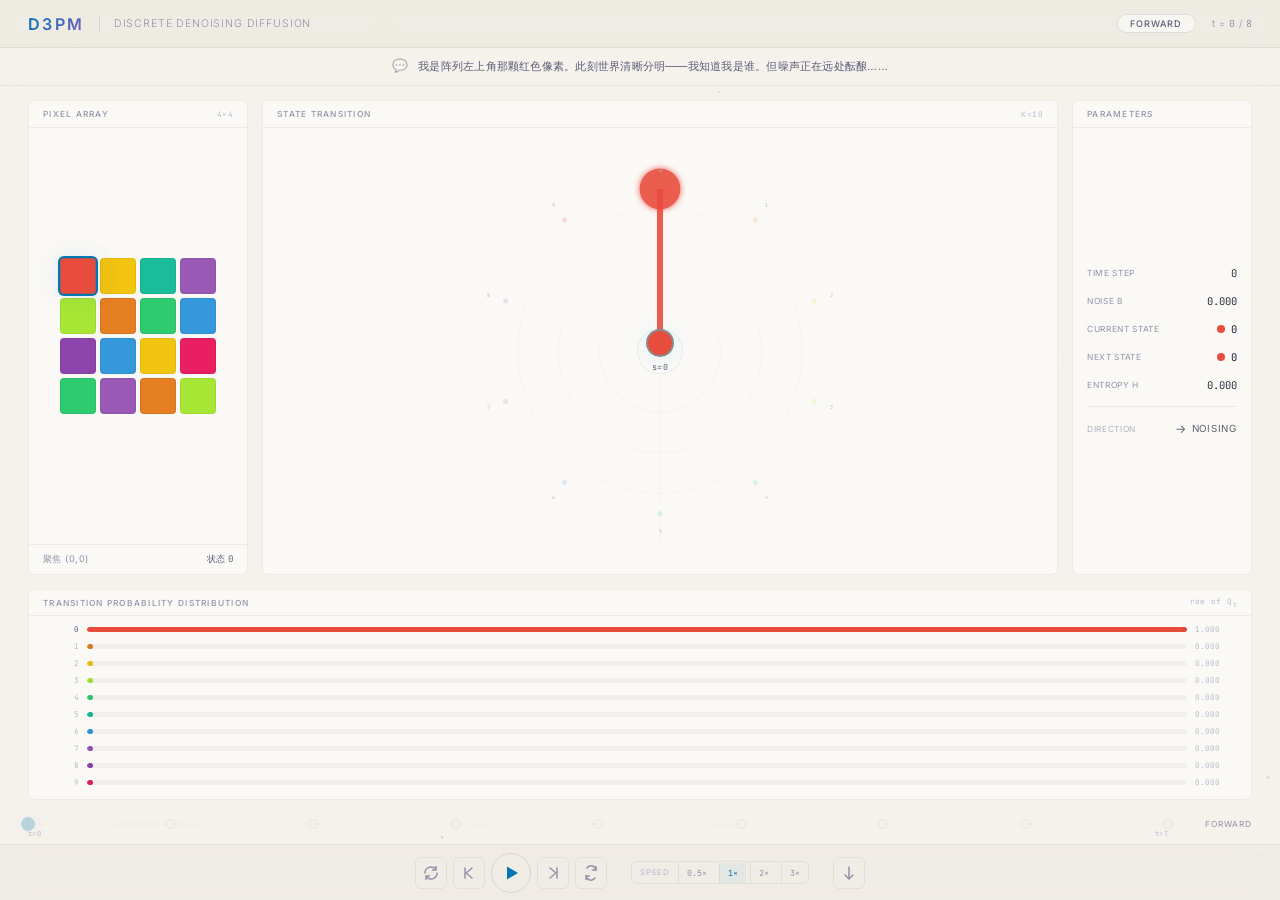
<file: web_visualization/d3pm_animation/index.html>
<!DOCTYPE html>
<html lang="zh-CN">
<head>
  <meta charset="UTF-8">
  <meta name="viewport" content="width=device-width, initial-scale=1.0">
  <title>D3PM - Discrete Diffusion Visualization</title>
  <link rel="preconnect" href="https://fonts.googleapis.com">
  <link rel="preconnect" href="https://fonts.gstatic.com" crossorigin>
  <link href="https://fonts.googleapis.com/css2?family=Inter:wght@200;300;400;500;600&family=JetBrains+Mono:wght@300;400;500&display=swap" rel="stylesheet">
  <link rel="stylesheet" href="css/style.css">
</head>
<body>
  <div id="app" data-phase="intro">
    <!-- Ambient background canvas -->
    <canvas id="bg-canvas"></canvas>

    <!-- Top bar -->
    <header id="top-bar">
      <div class="brand-group">
        <span class="brand-mark">D3PM</span>
        <span class="brand-divider"></span>
        <span class="brand-sub">Discrete Denoising Diffusion</span>
      </div>
      <div class="status-group">
        <span class="phase-badge" id="phase-badge">FORWARD</span>
        <span class="step-label" id="step-label">t = <span class="mono" id="t-display">0</span> / <span class="mono" id="t-total">8</span></span>
      </div>
    </header>

    <!-- Narrative bar -->
    <div id="narrative-bar">
      <div class="narrative-icon">💬</div>
      <div class="narrative-text" id="narrative-text">
        我是阵列左上角那颗红色像素。此刻世界清晰分明——我知道我是谁。但噪声正在远处酝酿……
      </div>
    </div>

    <!-- Main canvas area -->
    <main id="main-area">
      <!-- Left: Pixel Grid -->
      <section id="pixel-section" class="section-panel">
        <div class="section-header">
          <span class="section-title">PIXEL ARRAY</span>
          <span class="section-badge" id="grid-badge">4×4</span>
        </div>
        <div id="pixel-grid-container">
          <div id="pixel-grid"></div>
        </div>
        <div id="pixel-info">
          <span class="pixel-coord" id="pixel-coord">聚焦 (0,0)</span>
          <span class="pixel-state" id="pixel-state-label">状态 <span class="mono" id="pixel-state-id">0</span></span>
        </div>
      </section>

      <!-- Center: State Radiation -->
      <section id="state-section" class="section-panel">
        <div class="section-header">
          <span class="section-title">STATE TRANSITION</span>
          <span class="section-badge" id="transition-badge">K=10</span>
        </div>
        <div id="state-graph-container">
          <svg id="state-graph" viewBox="-220 -220 440 440"></svg>
          <div id="center-state-indicator">
            <div class="center-state-dot" id="center-state-dot"></div>
            <span class="center-state-label" id="center-state-label">s=0</span>
          </div>
        </div>
      </section>

      <!-- Right: Info Panel -->
      <section id="info-section" class="section-panel">
        <div class="section-header">
          <span class="section-title">PARAMETERS</span>
        </div>
        <div id="info-content">
          <div class="info-row">
            <span class="info-key">Time Step</span>
            <span class="info-val mono" id="info-t">0</span>
          </div>
          <div class="info-row">
            <span class="info-key">Noise β</span>
            <span class="info-val mono" id="info-beta">0.010</span>
          </div>
          <div class="info-row">
            <span class="info-key">Current State</span>
            <span class="info-val" id="info-state">
              <span class="state-dot-sm" id="info-state-dot"></span>
              <span class="mono" id="info-state-id">0</span>
            </span>
          </div>
          <div class="info-row">
            <span class="info-key">Next State</span>
            <span class="info-val" id="info-next-state">—</span>
          </div>
          <div class="info-row">
            <span class="info-key">Entropy H</span>
            <span class="info-val mono" id="info-entropy">0.000</span>
          </div>
          <div class="info-divider"></div>
          <div class="info-row info-row-small">
            <span class="info-key">Direction</span>
            <span class="info-val" id="info-direction">
              <span class="direction-arrow" id="direction-arrow">→</span>
              <span id="direction-label">Noising</span>
            </span>
          </div>
        </div>
      </section>
    </main>

    <!-- Probability Spectrometer -->
    <section id="spectrometer-section">
      <div class="section-header spectrometer-header">
        <span class="section-title">TRANSITION PROBABILITY DISTRIBUTION</span>
        <span class="section-badge" id="spectrometer-badge">row of Q<sub>t</sub></span>
      </div>
      <div id="spectrometer"></div>
    </section>

    <!-- Timeline -->
    <section id="timeline-section">
      <div id="timeline">
        <div class="timeline-track" id="timeline-track"></div>
        <div class="timeline-label">
          <span>t=0</span>
          <span>t=T</span>
        </div>
      </div>
      <div class="timeline-info">
        <span class="timeline-phase" id="timeline-phase">FORWARD</span>
      </div>
    </section>

    <!-- Controls -->
    <footer id="controls-bar">
      <div class="controls-group">
        <button class="ctrl-btn" id="btn-reset" title="Reset">
          <svg width="16" height="16" viewBox="0 0 16 16" fill="none"><path d="M2 8a6 6 0 0 1 10.47-4M14 8a6 6 0 0 1-10.47 4" stroke="currentColor" stroke-width="1.5" stroke-linecap="round"/><path d="M13 1.5V5H9.5M3 14.5V11h3.5" stroke="currentColor" stroke-width="1.5" stroke-linecap="round" stroke-linejoin="round"/></svg>
        </button>
        <button class="ctrl-btn" id="btn-skip-back" title="Skip to start">
          <svg width="16" height="16" viewBox="0 0 16 16" fill="none"><path d="M11 3L5 8l6 5" stroke="currentColor" stroke-width="1.5" stroke-linecap="round" stroke-linejoin="round"/><path d="M4 3v10" stroke="currentColor" stroke-width="1.5" stroke-linecap="round"/></svg>
        </button>
        <button class="ctrl-btn ctrl-btn-main" id="btn-play" title="Play">
          <svg width="20" height="20" viewBox="0 0 20 20" fill="none"><path d="M6 3.5v13l11-6.5L6 3.5z" fill="currentColor"/></svg>
        </button>
        <button class="ctrl-btn" id="btn-skip-fwd" title="Skip to end">
          <svg width="16" height="16" viewBox="0 0 16 16" fill="none"><path d="M5 3l6 5-6 5" stroke="currentColor" stroke-width="1.5" stroke-linecap="round" stroke-linejoin="round"/><path d="M12 3v10" stroke="currentColor" stroke-width="1.5" stroke-linecap="round"/></svg>
        </button>
        <button class="ctrl-btn" id="btn-loop" title="Toggle loop">
          <svg width="16" height="16" viewBox="0 0 16 16" fill="none"><path d="M13 5a5 5 0 0 0-9-2M3 11a5 5 0 0 0 9 2" stroke="currentColor" stroke-width="1.5" stroke-linecap="round"/><path d="M13 1.5V5h-3.5M3 14.5V11h3.5" stroke="currentColor" stroke-width="1.5" stroke-linecap="round" stroke-linejoin="round"/></svg>
        </button>
      </div>
      <div class="controls-group speed-group">
        <label class="speed-label">SPEED</label>
        <div class="speed-options" id="speed-options">
          <button class="speed-btn" data-speed="0.5">0.5×</button>
          <button class="speed-btn active" data-speed="1">1×</button>
          <button class="speed-btn" data-speed="2">2×</button>
          <button class="speed-btn" data-speed="3">3×</button>
        </div>
      </div>
      <div class="controls-group">
        <button class="ctrl-btn ctrl-btn-mode" id="btn-toggle-mode" title="Toggle direction">
          <svg width="16" height="16" viewBox="0 0 16 16" fill="none"><path d="M8 2v12M8 14l4-4M8 14l-4-4" stroke="currentColor" stroke-width="1.5" stroke-linecap="round" stroke-linejoin="round"/></svg>
        </button>
      </div>
    </footer>

    <!-- Scene transition overlay -->
    <div id="scene-overlay"></div>
  </div>

  <script src="js/data.js"></script>
  <script src="js/pixel-grid.js"></script>
  <script src="js/state-graph.js"></script>
  <script src="js/spectrometer.js"></script>
  <script src="js/timeline.js"></script>
  <script src="js/app.js"></script>
</body>
</html>
</file>
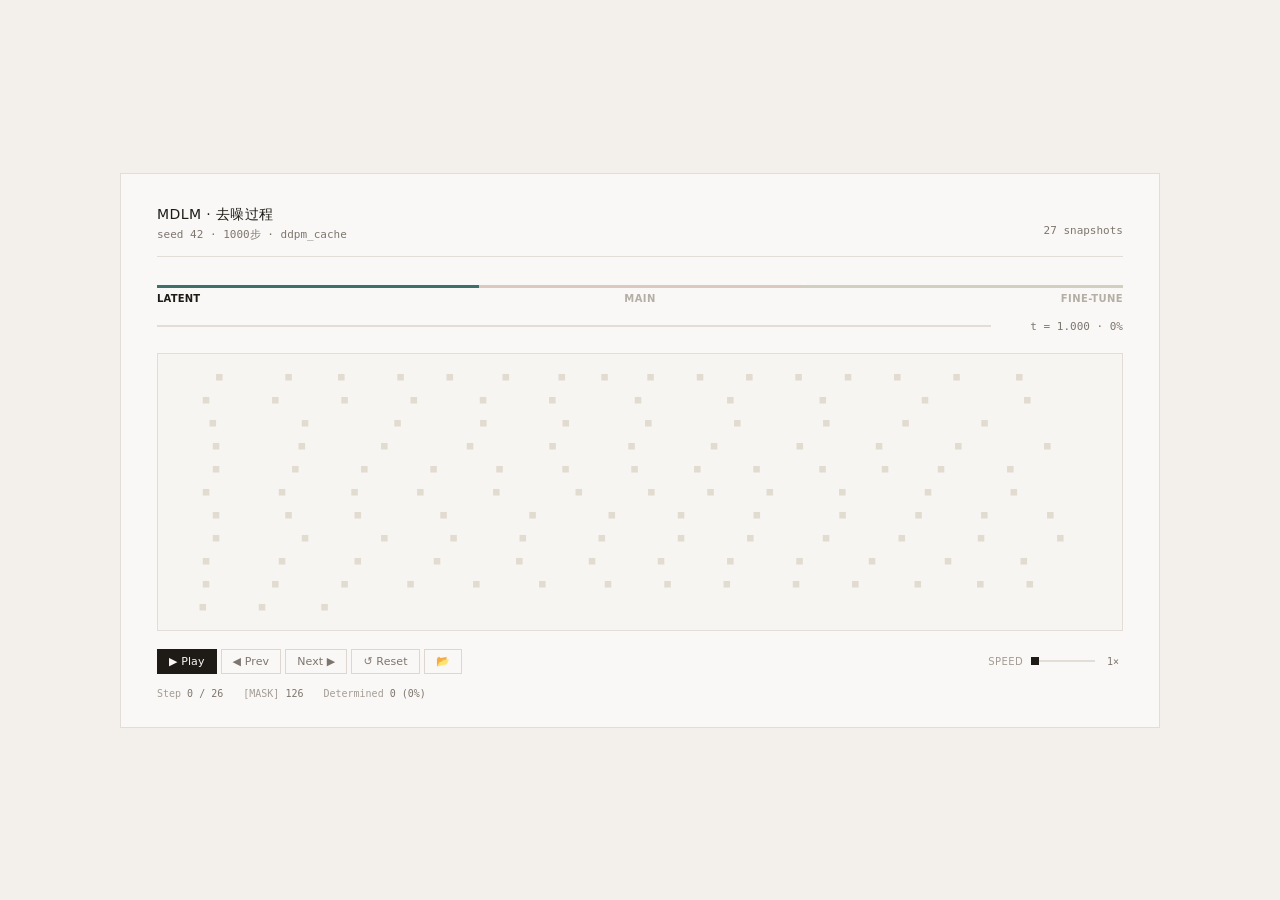
<file: web_visualization/denoising_animation.html>
<!DOCTYPE html>
<html lang="zh-CN">
<head>
<meta charset="UTF-8">
<meta name="viewport" content="width=device-width, initial-scale=1.0">
<title>MDLM · 去噪过程</title>
<style>
  *, *::before, *::after { box-sizing: border-box; margin: 0; padding: 0; }

  body {
    background: #f3f0ec;
    font-family: 'Inter', 'SF Pro', system-ui, -apple-system, sans-serif;
    min-height: 100vh;
    display: flex;
    justify-content: center;
    align-items: center;
    padding: 24px;
    color: #1e1b17;
  }

  .container {
    background: #faf8f6;
    max-width: 1040px;
    width: 100%;
    padding: 32px 36px 28px;
    border: 1px solid #e2ddd6;
  }

  /* ── Header ── */

  .header {
    display: flex;
    justify-content: space-between;
    align-items: flex-end;
    margin-bottom: 28px;
    padding-bottom: 14px;
    border-bottom: 1px solid #e2ddd6;
  }

  .header h1 {
    font-size: 14px;
    font-weight: 500;
    letter-spacing: 0.03em;
    color: #1e1b17;
    text-transform: uppercase;
  }

  .header-meta {
    text-align: right;
    font-size: 11px;
    color: #7d766e;
    font-family: 'JetBrains Mono', 'SF Mono', 'Consolas', monospace;
    line-height: 1.6;
  }

  .subtitle {
    font-size: 11px;
    color: #7d766e;
    margin-top: 3px;
    font-family: 'JetBrains Mono', 'SF Mono', 'Consolas', monospace;
  }

  /* ── Phase Timeline ── */

  .timeline {
    margin-bottom: 16px;
  }

  .phase-track {
    display: flex;
    height: 3px;
    background: #e2ddd6;
    margin-bottom: 5px;
  }

  .phase-segment {
    flex: 1;
    height: 100%;
    opacity: 0.15;
    transition: opacity 0.35s;
  }

  .phase-segment.s0 { background: #3d7068; }
  .phase-segment.s1 { background: #b64f35; }
  .phase-segment.s2 { background: #7a8045; }
  .phase-segment.active { opacity: 1; }

  .phase-labels {
    display: flex;
  }

  .phase-label {
    flex: 1;
    font-size: 10px;
    font-weight: 600;
    letter-spacing: 0.04em;
    text-transform: uppercase;
    color: #b5aea4;
    transition: color 0.3s;
  }

  .phase-label:nth-child(1) { text-align: left; }
  .phase-label:nth-child(2) { text-align: center; }
  .phase-label:nth-child(3) { text-align: right; }
  .phase-label.active { color: #1e1b17; font-weight: 700; letter-spacing: 0.02em; }

  /* ── Progress ── */

  .progress-row {
    display: flex;
    align-items: center;
    gap: 12px;
    margin-bottom: 20px;
  }

  .progress-track {
    flex: 1;
    height: 2px;
    background: #e2ddd6;
    cursor: pointer;
    position: relative;
  }

  .progress-fill {
    height: 100%;
    width: 0%;
    background: #1e1b17;
    transition: width 0.1s;
  }

  .time-label {
    font-size: 11px;
    font-family: 'JetBrains Mono', 'SF Mono', 'Consolas', monospace;
    color: #7d766e;
    min-width: 120px;
    text-align: right;
    white-space: nowrap;
  }

  /* ── Token Grid ── */

  @keyframes fadeReveal {
    0% { opacity: 0; }
    100% { opacity: 1; }
  }

  @keyframes gridSettle {
    0% { border-color: #b64f35; box-shadow: inset 0 0 0 1px rgba(182,79,53,0.08); }
    40% { border-color: #b64f35; box-shadow: inset 0 0 0 1px rgba(182,79,53,0.15); }
    100% { border-color: #d4cdc3; box-shadow: none; }
  }

  .token-grid {
    display: flex;
    flex-wrap: wrap;
    gap: 1px;
    padding: 12px 14px;
    background: #f7f5f2;
    border: 1px solid #e2ddd6;
    min-height: 44px;
    align-content: flex-start;
    margin-bottom: 18px;
  }

  .token-grid.settled {
    position: relative;
    gap: 0 4px;
    padding: 16px 20px;
    animation: gridSettle 0.7s ease-out;
    border-color: #d4cdc3;
  }

  .token-grid.settled .token.revealed {
    animation: none;
    opacity: 0 !important;
    transition: opacity 0.3s ease;
  }

  .token-grid .settle-text {
    position: absolute;
    top: 16px;
    left: 20px;
    right: 20px;
    font-family: 'JetBrains Mono', 'SF Mono', 'Consolas', monospace;
    font-size: 11px;
    line-height: 1.6;
    color: #1e1b17;
    opacity: 0;
    transition: opacity 0.45s ease;
    pointer-events: none;
    word-wrap: break-word;
  }

  .token-grid .settle-text.visible {
    opacity: 1;
  }

  .token {
    display: inline-flex;
    align-items: center;
    justify-content: center;
    flex: none;
    height: 22px;
    padding: 0 3px;
    font-size: 11px;
    font-family: 'JetBrains Mono', 'SF Mono', 'Consolas', monospace;
    color: #1e1b17;
  }

  .token.mask {
    color: #e2dbd0;
  }

  .token.revealed {
    color: #1e1b17;
    animation: fadeReveal 0.32s ease-out;
  }

  /* ── Controls ── */

  .controls-bar {
    display: flex;
    align-items: center;
    gap: 4px;
    margin-bottom: 14px;
  }

  .controls-bar button {
    background: transparent;
    border: 1px solid #ddd7cf;
    padding: 6px 11px;
    font-size: 11px;
    cursor: pointer;
    transition: background 0.15s, border-color 0.15s, color 0.15s;
    color: #7d766e;
    font-family: inherit;
    letter-spacing: 0.01em;
    line-height: 1;
  }

  .controls-bar button:hover {
    color: #1e1b17;
    border-color: #1e1b17;
    background: transparent;
  }

  .controls-bar button:active {
    opacity: 0.6;
  }

  .controls-bar button.primary {
    background: #1e1b17;
    border-color: #1e1b17;
    color: #faf8f6;
    font-weight: 500;
  }

  .controls-bar button.primary:hover {
    background: #3a3530;
    border-color: #3a3530;
    color: #faf8f6;
  }

  .controls-bar button.primary.playing {
    background: transparent;
    border-color: #b64f35;
    color: #b64f35;
  }

  .controls-bar button.primary.playing:hover {
    background: rgba(182, 79, 53, 0.06);
  }

  .speed-group {
    display: flex;
    align-items: center;
    gap: 8px;
    margin-left: auto;
  }

  .speed-group label {
    font-size: 10px;
    color: #a39c94;
    text-transform: uppercase;
    letter-spacing: 0.04em;
    font-weight: 500;
  }

  .speed-group input[type="range"] {
    width: 64px;
    height: 2px;
    -webkit-appearance: none;
    appearance: none;
    background: #e2ddd6;
    outline: none;
  }

  .speed-group input[type="range"]::-webkit-slider-thumb {
    -webkit-appearance: none;
    appearance: none;
    width: 8px;
    height: 8px;
    background: #1e1b17;
    cursor: pointer;
    border: none;
  }

  .speed-group input[type="range"]::-moz-range-thumb {
    width: 8px;
    height: 8px;
    background: #1e1b17;
    cursor: pointer;
    border: none;
  }

  .speed-value {
    font-size: 10px;
    font-family: 'JetBrains Mono', 'SF Mono', 'Consolas', monospace;
    color: #7d766e;
    min-width: 20px;
    text-align: center;
  }

  /* ── Stats ── */

  .stats {
    display: flex;
    gap: 20px;
  }

  .stat-item {
    font-size: 10px;
    color: #a39c94;
    font-family: 'JetBrains Mono', 'SF Mono', 'Consolas', monospace;
  }

  .stat-item em {
    font-style: normal;
    color: #7d766e;
  }
</style>
</head>
<body>
<div class="container">
  <header class="header">
    <div>
      <h1>MDLM · 去噪过程</h1>
      <div class="subtitle" id="subtitle">seed 42 · 1000步 · ddpm_cache</div>
    </div>
      <div class="header-meta">
        <span id="snapshotCount">27 snapshots</span>
        <span id="currentFile" style="display:block;font-size:10px;color:#b5aea4;margin-top:2px;"></span>
      </div>
  </header>

  <div class="timeline">
    <div class="phase-track">
      <div class="phase-segment s0" id="phaseSeg0"></div>
      <div class="phase-segment s1" id="phaseSeg1"></div>
      <div class="phase-segment s2" id="phaseSeg2"></div>
    </div>
    <div class="phase-labels">
      <div class="phase-label" id="phaseLabel0">Latent</div>
      <div class="phase-label" id="phaseLabel1">Main</div>
      <div class="phase-label" id="phaseLabel2">Fine-tune</div>
    </div>
  </div>

  <div class="progress-row">
    <div class="progress-track" id="progressTrack">
      <div class="progress-fill" id="progressFill"></div>
    </div>
    <div class="time-label" id="timeLabel">t = 1.000 &nbsp;·&nbsp; 0%</div>
  </div>

  <div class="token-grid" id="tokenGrid"></div>

  <div class="controls-bar">
    <button id="btnPlay" class="primary">▶ Play</button>
    <button id="btnPrev">◀ Prev</button>
    <button id="btnNext">Next ▶</button>
    <button id="btnReset">↺ Reset</button>
    <button id="btnLoadFile" title="加载快照文件">📂</button>
    <input type="file" id="fileInput" accept=".txt" hidden>
    <div class="speed-group">
      <label>Speed</label>
      <input type="range" id="speedSlider" min="1" max="10" value="1">
      <span class="speed-value" id="speedLabel">1×</span>
    </div>
  </div>

  <div class="stats">
    <span class="stat-item">Step <em id="statStep">0 / 13</em></span>
    <span class="stat-item">[MASK] <em id="statMask">--</em></span>
    <span class="stat-item">Determined <em id="statRevealed">--</em></span>
  </div>
</div>

<script>
const SNAPSHOT_DATA = [{"t": 1.0, "pct": 0.0, "tokens": [null, null, null, null, null, null, null, null, null, null, null, null, null, null, null, null, null, null, null, null, null, null, null, null, null, null, null, null, null, null, null, null, null, null, null, null, null, null, null, null, null, null, null, null, null, null, null, null, null, null, null, null, null, null, null, null, null, null, null, null, null, null, null, null, null, null, null, null, null, null, null, null, null, null, null, null, null, null, null, null, null, null, null, null, null, null, null, null, null, null, null, null, null, null, null, null, null, null, null, null, null, null, null, null, null, null, null, null, null, null, null, null, null, null, null, null, null, null, null, null, null, null, null, null, null, null, null, null, null, null, null, null, null, null, null, null, null, null, null, null, null, null, null, null, null, null, null, null, null, null, null, null, null, null, null, null, null, null, null, null, null, null, null, null, null, null, null, null, null, null, null, null, null, null, null, null, null, null, null, null, null, null, null, null, null, null, null, null, null, null, null, null, null, null, null, null, null, null, null, null, null, null, null, null, null, null, null, null, null, null, null, null, null, null, null, null, null, null, null, null, null, null, null, null, null, null, null, null, null, null, null, null, null, null, null, null, null, null, null, null, null, null, null, null, null, null, null, null, null, null, null, null, null, null, null, null]}, {"t": 0.949, "pct": 5.1, "tokens": [null, null, null, null, null, null, null, null, null, null, null, null, null, null, ",", null, null, null, null, null, null, null, null, null, null, null, null, "12", null, null, null, null, null, null, null, null, null, null, null, null, null, null, null, "projections", null, null, null, null, null, null, null, null, "fifth", null, null, null, null, null, null, null, null, null, null, null, null, null, null, null, null, null, null, null, null, null, null, null, null, null, null, null, null, null, null, null, null, null, null, null, "5", null, null, null, null, null, null, null, "regular", null, null, null, null, null, null, null, null, null, null, null, null, null, null, null, null, null, "seasons", null, null, "]", null, null, null, "2018", null, null, null, null, null, null, null, null, null, null, null, null, ",", null, null, null, null, null, null, null, null, null, null, null, null, null, null, null, null, null, null, null, null, null, null, null, "Cardinals", null, null, null, null, null, null, null, null, "86", null, null, null, null, ",", null, null, null, null, null, null, null, null, null, null, null, null, null, null, null, null, null, null, null, null, null, null, null, null, null, null, null, null, null, null, null, null, null, null, null, null, null, null, null, null, null, null, null, null, null, null, null, null, null, null, null, "116", "(", null, null, null, null, null, null, null, null, null, null, null, null, null, null, null, "6", null, null, null, null, null, null, null, null, null, null, null, null, null]}, {"t": 0.899, "pct": 10.1, "tokens": [null, null, null, null, null, null, null, null, null, null, null, null, null, null, ",", null, null, null, null, null, null, null, null, null, null, null, "12", null, null, null, "preseason", null, null, null, "announced", null, null, null, null, null, null, null, "projections", null, null, null, null, null, null, null, null, "fifth", null, null, null, null, null, null, null, null, null, null, "stadium", null, null, null, null, null, null, null, null, null, "'s", null, null, "that", null, null, null, null, null, null, null, null, null, null, null, "5", null, null, null, null, null, null, null, "regular", null, null, null, null, null, null, "4", null, null, null, null, null, null, null, null, null, "previous", "seasons", null, null, "]", null, null, null, "2018", null, null, null, null, null, null, null, null, null, null, null, null, ",", null, null, null, null, null, null, null, null, null, null, null, "0", null, null, null, null, null, null, null, null, null, null, null, "Cardinals", null, null, null, null, null, null, null, null, "86", null, null, null, null, ",", null, null, ".", null, null, null, null, null, null, null, null, null, null, null, null, null, null, null, "9", null, null, null, null, null, null, null, null, null, null, null, null, null, null, null, null, null, null, null, null, null, null, null, null, null, null, null, null, null, null, null, "116", "(", null, null, "13", null, null, null, null, "(", null, null, null, null, null, null, null, "6", null, null, null, null, null, null, null, null, null, null, null, null, null]}, {"t": 0.849, "pct": 15.1, "tokens": [null, null, null, "$", null, null, null, null, null, null, null, null, "$", null, ",", null, null, null, null, null, null, null, null, null, null, "the", "12", null, null, null, "preseason", null, null, null, "announced", null, "new", null, null, null, null, "quarter", "projections", null, null, null, null, "at", null, null, null, "fifth", null, "season", null, null, null, null, null, null, null, null, "stadium", null, null, null, null, null, null, null, null, null, "'s", null, null, "that", null, null, null, null, null, null, null, "went", null, null, null, "5", null, null, null, null, null, "%", null, "regular", null, null, ",", "up", null, null, "4", null, "5", "percent", null, null, null, null, null, null, "previous", "seasons", null, null, "]", null, null, null, "2018", null, null, null, null, null, null, null, null, null, null, ")", null, ",", null, null, null, null, "3", null, null, "1", null, null, null, "0", null, null, null, null, null, null, null, null, null, null, null, "Cardinals", null, null, null, null, null, null, null, null, "86", null, "5", null, null, ",", null, null, ".1", null, null, null, null, null, null, null, null, null, null, null, null, null, null, "9", null, null, null, null, null, null, null, null, null, null, null, null, null, null, null, null, null, null, null, null, null, ")", null, null, null, null, null, null, null, null, null, "116", "(", null, null, "13", null, null, null, null, "(", null, null, null, ")", null, null, null, "6", null, null, null, "19", null, "61", null, null, null, null, null, null, null]}, {"t": 0.799, "pct": 20.1, "tokens": [null, null, null, "$", null, null, null, null, null, null, null, null, "$", null, ",", null, null, null, null, null, null, null, "On", null, null, "the", "12", null, null, null, "preseason", null, null, "ESPN", "announced", null, "new", null, null, null, null, "quarter", "projections", null, null, null, null, "at", null, null, null, "fifth", null, "season", null, null, null, null, null, null, null, null, "stadium", null, null, null, null, null, null, null, null, null, "'s", "analysts", null, "that", null, null, null, null, null, null, null, "went", null, null, null, "5", null, null, null, null, null, "%", null, "regular", null, null, ",", "up", null, null, "4", null, "5", "percent", null, null, null, null, null, null, "previous", "seasons.[", null, "]", null, null, null, "2018", null, null, null, null, null, null, null, null, null, null, ")", null, ",", null, null, null, null, "3", null, "071", null, null, null, "0", "3", null, null, null, null, null, null, null, null, "–", null, "Cardinals", null, null, null, null, null, null, null, null, "86", null, "5", null, null, ",", null, null, ".1", null, null, null, null, null, null, null, null, null, null, null, null, null, null, "9", null, null, null, null, null, null, "]", null, null, null, null, null, null, null, null, null, null, null, null, null, null, ")", null, null, null, null, null, null, null, null, null, "116", "(", null, null, "13", null, null, null, null, "(", null, null, null, ")", null, null, null, "6–", null, null, "19", null, "61", null, null, null, null, ")", null, null]}, {"t": 0.749, "pct": 25.1, "tokens": [null, null, null, "$", null, null, null, null, null, null, null, null, "$", null, ",", null, null, null, null, "49", null, null, "On", null, null, "the", "12", null, null, null, "preseason", null, null, "ESPN", "announced", null, "new", null, null, null, null, "quarter", "projections", null, null, null, "Field", "at", null, null, null, "fifth", null, "season", null, null, null, null, null, null, null, null, "stadium", null, null, null, null, null, null, null, null, null, "'s", "analysts", null, "that", null, null, null, null, null, null, null, "went", null, null, null, "5", null, "/", null, null, null, "%", null, "regular", null, null, ",", "up", null, null, "4", null, "5", "percent", null, null, null, null, null, null, "previous", "seasons.[", null, "]", null, null, null, "2018", null, null, null, null, null, null, null, null, null, null, ")", null, ",", null, null, null, null, "3", null, "071", null, null, null, "0", "3", null, null, null, null, null, null, null, null, "–", null, "Cardinals", null, null, null, null, null, null, null, null, "86", null, "5", null, null, ",", null, null, ".1", "4", null, null, null, null, null, null, null, null, null, null, null, null, null, "9", null, null, null, null, null, null, "]", null, null, null, null, null, null, "Division", null, null, null, null, null, null, null, ")", null, null, null, null, null, null, null, null, null, "116", "(", null, null, "13", null, null, null, null, "(", null, null, null, ")", null, null, null, "6–", null, null, "19", "25", "61", null, null, null, null, ")", null, null]}, {"t": 0.699, "pct": 30.1, "tokens": ["<|endoftext|>", "2015", null, "$", null, null, null, null, null, null, null, null, "$", null, ",", null, null, null, null, "49", null, null, "On", null, null, "the", "12", null, null, null, "preseason", null, null, "ESPN", "announced", null, "new", null, null, null, null, "quarter", "projections", null, null, null, "Field", "at", null, null, null, "fifth", null, "season", null, null, null, null, null, null, null, null, "stadium", null, null, null, null, null, null, null, null, null, "'s", "analysts", null, "that", null, null, null, null, null, null, null, "went", null, null, null, "5", null, "/", null, null, null, "%", null, "regular", null, null, ",", "up", null, null, "4", null, "5", "percent", null, null, null, null, null, null, "previous", "seasons.[", null, "]", null, "Season", null, "2018", null, null, null, null, null, null, null, null, null, null, ")", null, ",", null, null, null, null, "3", null, "071", null, "7.0", "3", null, null, null, null, null, null, null, null, "–", null, "Cardinals", null, null, null, null, null, null, null, null, "86", null, "5", null, null, ",", null, null, ".1", "4", null, "303", null, null, "2", "5", null, null, null, null, null, null, null, "9", null, null, null, null, null, null, "]", null, null, null, null, "West", "Division", null, "9", null, null, null, null, null, ")", null, null, null, null, null, null, null, null, null, "116", "(", null, null, "13", null, null, null, null, "(", null, null, null, ")", null, null, null, "6–", null, null, "19", "25", "61", null, null, null, null, ")", null, null]}, {"t": 0.649, "pct": 35.1, "tokens": ["<|endoftext|>", "2015", null, "$", null, null, null, null, null, null, null, null, "$337,", null, null, null, null, "49", null, null, "On", null, null, "the", "12th", null, null, "preseason", null, null, "ESPN", "announced", null, "new", null, null, null, null, "quarter", "projections", null, null, null, "Field", "at", "Arizona", null, null, "fifth", null, "season", null, null, null, null, "'s", null, "-", null, "stadium", null, null, null, null, null, null, null, null, "ESPN's", "analysts", null, "that", null, null, null, null, null, null, null, "went", null, null, "reach", "5", null, "/", null, null, null, "%", null, "regular", null, null, ",", "up", null, null, "4", null, "5", "percent", null, null, null, null, null, null, "previous", "seasons.[", null, "]", null, "Season", null, "2018", null, null, null, null, null, null, null, null, null, null, ")", null, ",", null, null, null, null, "3", null, "071", null, "7.0", "3", null, null, null, null, null, null, null, null, "–", null, "Cardinals", null, null, null, null, null, null, null, null, "86", null, "5", null, null, ",", null, null, ".1", "4", null, "303", null, null, "2", "5", null, null, null, null, null, null, null, "9", null, null, null, null, "[51]", null, null, null, null, "West", "Division", null, "9", null, null, "1", null, null, ")", null, null, null, null, null, null, null, "14", null, "116", "(", null, null, "13", null, null, null, null, "(", null, null, null, ")", null, "25", null, "6–", null, null, "19", "25", "61", null, null, null, null, ")", null, null]}, {"t": 0.599, "pct": 40.1, "tokens": ["<|endoftext|>", "2015", null, "$", null, null, null, null, null, null, null, null, "$337,", null, null, null, null, "49", null, null, "On", null, null, "the", "12th", "game", null, "preseason", null, null, "ESPN", "announced", null, "new", null, null, null, null, "quarter", "projections", null, null, null, "Field", "at", "Arizona", null, "next", "fifth-season", null, null, null, null, "'s", null, "-", null, "stadium", null, null, null, null, null, "'s", null, null, "ESPN's", "analysts", null, "that", null, null, null, null, null, null, null, "went", null, null, "reach", "5", null, "/", null, null, "4%", null, "regular", null, null, ",", "up", null, null, "4", null, "5", "percent", null, null, "Field", null, null, null, "previous", "seasons.[", null, "]", null, "Season", null, "2018", null, null, null, null, null, null, null, null, null, null, ")", null, ",", null, null, null, null, "3", null, "071", null, "7.0", "3", null, null, null, null, "5", null, null, null, "–", null, "Cardinals", null, null, "6", null, null, null, "0", null, "86", null, "5,", null, ",", null, null, ".1", "4", null, "303", null, null, "2", "5", null, null, null, null, null, null, "256", "9", null, null, null, null, "[51]", null, null, null, null, "West", "Division", null, "9", null, null, "1", null, "16)", null, null, null, null, null, null, null, "14", null, "116", "(", null, null, "13", null, null, null, null, "(", null, null, null, ")", "925", null, "6–", null, null, "19", "25", "61", null, null, null, null, ")", null, null]}, {"t": 0.549, "pct": 45.1, "tokens": ["<|endoftext|>", "2015", null, "$", null, null, null, null, null, null, null, ":", "$337,", null, null, null, null, "49", null, null, "On", null, null, "the", "12th", "game", null, "preseason", null, ",", "ESPN", "announced", null, "new", null, null, null, null, "quarter", "projections", null, null, null, "Field", "at", "Arizona", null, "next", "fifth-season", null, null, null, null, "'s", "2015-", null, "stadium", null, null, null, null, null, "'s", null, ",", "ESPN's", "analysts", null, "that", null, null, null, "tickets", null, "the", null, "went", null, null, "reach", "5", null, "/", null, null, "4%", null, "regular", null, null, ",", "up", null, null, "4", null, "5", "percent", null, null, "Field", null, null, null, "previous", "seasons.[", null, "]", null, "Season", null, "2018", null, null, null, null, null, null, null, null, null, null, ")", null, ",", null, null, null, null, "3", null, "071", null, "7.0", "3", null, null, null, null, "5", null, null, null, "–", null, "Cardinals", null, null, "6", null, null, null, "0–86", null, "5,", null, ",", null, null, ".1", "4", null, "303", null, null, "2", "5", null, "028", null, null, null, null, "256", "9", null, null, null, null, "[51]", null, null, null, null, "West", "Division", "record", "9", null, "(1", null, "16)", null, null, null, null, null, null, null, "14", null, "116", "(", null, null, "13", null, null, null, null, "(11", null, null, ")", "925", null, "6–15", null, "19", "25", "61", null, null, null, null, ")", null, null]}, {"t": 0.499, "pct": 50.1, "tokens": ["<|endoftext|>", "2015", null, "$", null, null, null, null, null, null, "2016:", "$337,", null, null, null, null, "49", null, null, "On", "Sunday", null, "the", "12th", "game", null, "preseason", null, ",", "ESPN", "announced", null, "new", null, null, null, null, "quarter", "projections", "for", null, null, "Field", "at", "Arizona", null, "next", "fifth-season", null, null, null, null, "'s", "2015-", null, "stadium", null, null, null, null, null, "'s", null, ",", "ESPN's", "analysts", "predicted", "that", null, null, null, "tickets", null, "the", null, "went", null, null, "reach", "5", null, "/", null, null, "4%", null, "regular", null, null, ",", "up", null, null, "4", null, "5", "percent", null, null, "Field", null, "to", null, "previous", "seasons.[", null, "]", null, "Season", null, "2018", null, null, null, null, null, null, null, null, null, null, ")", "2,", null, null, null, null, "3", null, "071", null, "7.0", "3", null, null, null, null, "5", null, null, "0–", null, "Cardinals", null, null, "6", null, null, null, "0–86", null, "5,", null, ",", null, null, ".1", "4", null, "303", null, ".2", "5", null, "028", null, null, null, null, "256", "9", null, null, null, null, "[51]", null, null, null, null, "West", "Division", "record", "907", "(1", null, "16)", null, null, null, null, null, null, null, "14", null, "116", "(", null, null, "13", null, null, null, null, "(11", null, "21)", "925", null, "6–15", null, "19", "25", "61", null, null, null, null, ")", null, null]}, {"t": 0.449, "pct": 55.1, "tokens": ["<|endoftext|>", "2015", null, "$", null, null, null, null, null, null, "2016:", "$337,", null, null, null, null, "49", null, null, "On", "Sunday", null, "the", "12th", "game", "of", "preseason", null, ",", "ESPN", "announced", null, "new", null, null, null, null, "quarter", "projections", "for", "Buck", null, "Field", "at", "Arizona", null, "next", "fifth-season", null, null, null, "team's", "2015-", null, "stadium", null, null, null, null, null, "'s", null, ",", "ESPN's", "analysts", "predicted", "that", null, ",", null, "tickets", null, "the", null, "went", null, null, "reach", "5", null, "/", null, null, "4%", null, "regular", null, null, ",", "up", null, null, "4.5", "percent", null, "Chase", "Field", "compared", "to", null, "previous", "seasons.[", null, "]", null, "Season", null, "2018", null, "55", null, null, null, null, null, "2018", null, null, ")", "2,", null, null, null, null, "3", null, "071", null, "7.0", "3", null, null, null, null, "5", null, null, "0–", null, "Cardinals", null, ".6", null, null, null, "0–86", null, "5,", null, ",", null, null, ".1", "4", null, "303", "6.2", "5,028", null, null, null, null, "256", "9", null, null, null, null, "[51]", null, null, null, "record", "West", "Division", "record", "907", "(1", null, "16)", null, null, null, null, null, null, null, "14", null, "116", "(", null, null, "13", null, null, null, null, "(11", null, "21)", "925", null, "6–15", null, "19", "25", "61", null, null, null, null, ")", null, null]}, {"t": 0.399, "pct": 60.1, "tokens": ["<|endoftext|>", "2015", null, "$", null, null, null, null, null, null, "2016:", "$337,", null, null, null, null, "49", null, null, "On", "Sunday", null, "the", "12th", "game", "of", "preseason", null, ",", "ESPN", "announced", null, "new", "set", null, null, null, "quarter", "projections", "for", "Buck", null, "Field", "at", "Arizona's", "next", "fifth-season", null, null, "the", "team's", "2015-", null, "stadium", null, null, null, null, null, "'s", null, ",", "ESPN's", "analysts", "predicted", "that", null, ",", null, "tickets", null, "the", null, "went", null, null, "reach", "5", null, "/", null, null, "4%", null, "regular", null, null, ",", "up", "1", null, "4.5", "percent", null, "Chase", "Field", "compared", "to", null, "previous", "seasons.[", null, "]", null, "Season", null, "2018", null, "55", null, null, null, "Year", null, "2018", null, null, ")", "2,", null, null, null, null, "3", null, "071", null, "7.0", "3", null, null, null, null, "5", null, null, "0–", null, "Cardinals", null, ".6", null, null, null, "0–86", null, "5,", null, ",", null, null, ".1", "4", null, "303", "6.2", "5,028", null, null, null, null, "256", "9.", null, null, null, "[51]", null, null, null, "record", "West", "Division", "record", "907", "(1", null, "16)", null, null, null, null, null, null, null, "14", null, "116", "(", null, null, "13", null, null, null, null, "(11", null, "21)", "925", null, "6–15", null, "19", "25", "61", null, null, null, "19)", null, null]}, {"t": 0.349, "pct": 65.1, "tokens": ["<|endoftext|>", "2015", null, "$", null, null, null, "38", null, null, "2016:", "$337,", null, null, ".", null, "49", null, null, "On", "Sunday", null, "the", "12th", "game", "of", "preseason", null, ",", "ESPN", "announced", null, "new", "set", "of", null, null, "quarter", "projections", "for", "Buck", null, "Field", "at", "Arizona's", "next", "fifth-season", null, null, "the", "team's", "2015-", null, "stadium", null, null, null, null, null, "'s", null, ",", "ESPN's", "analysts", "predicted", "that", null, ",", null, "tickets", "for", "the", null, "went", null, null, "reach", "5", null, "/", null, null, "4%", null, "regular", null, null, ",", "up", "1", null, "4.5", "percent", null, "Chase", "Field", "compared", "to", null, "previous", "seasons.[50]", null, "Season", null, "2018", null, "55", null, null, null, "Year", null, "2018", null, null, ")", "2,", null, null, ",103", "3", null, "071", null, "7.0", "3", null, null, ",", null, "5", null, null, "0–", null, "Cardinals", "12.6", null, null, null, "0–86", null, "5,", null, ",", null, null, ".1", "4", null, "303", "6.2", "5,028", "6", null, null, null, "256", "9.", null, "Total", null, "[51]", null, null, "Division", "record", "West", "Division", "record", "907", "(1", null, "16)", null, null, null, null, null, null, null, "14", null, "116", "(", null, null, "13", null, null, null, null, "(11", null, "21)", "925", null, "6–15)", "19", "25", "61", null, null, null, "19)", null, null]}, {"t": 0.299, "pct": 70.1, "tokens": ["<|endoftext|>", "2015", null, "$", null, null, "938", null, null, "2016:", "$337,", null, null, ".", null, "49", null, "On", "Sunday", null, "the", "12th", "game", "of", "preseason", null, ",", "ESPN", "announced", null, "new", "set", "of", null, null, "quarter", "projections", "for", "Buck", null, "Field", "at", "Arizona's", "next", "fifth-season", null, null, "the", "team's", "2015-2017", "stadium", null, null, null, null, null, "'s", null, ",", "ESPN's", "analysts", "predicted", "that", null, ",000", "tickets", "for", "the", null, "went", null, null, "reach", "5", "5/", null, null, "4%", null, "regular", null, null, ",", "up", "1", null, "4.5", "percent", null, "Chase", "Field", "compared", "to", null, "previous", "seasons.[50]", null, "Season", null, "2018", null, "55", null, null, null, "Year", null, "2018", null, null, ")", "2,939,103", "3", null, "071", "Cardinals", "7.0", "3", null, "767,", null, "5", null, null, "0–86", "Cardinals", "12.6", null, null, null, "0–86", null, "5,332,", null, null, ".1", "4", null, "303", "6.2", "5,028", "6", null, null, null, "256", "9.", null, "Total:[51]", null, null, "Division", "record", "West", "Division", "record", "907", "(1–16)", null, null, "(", null, "–", null, null, "14", null, "116", "(", null, null, "13", null, null, null, null, "(11", null, "21)", "925", null, "6–15)", "19", "25", "61", null, null, null, "19)", null, null]}, {"t": 0.249, "pct": 75.1, "tokens": ["<|endoftext|>", "2015", null, "$", null, ",938", null, null, "2016:", "$337,", null, null, ".", "[49", null, "On", "Sunday", null, "the", "12th", "game", "of", "preseason", null, ",", "ESPN", "announced", null, "new", "set", "of", null, "-quarter", "projections", "for", "Buckman", "Field", "at", "Arizona's", "next", "fifth-season", null, null, "the", "team's", "2015-2017", "stadium", "occupancy", null, null, null, null, "'s", null, ",", "ESPN's", "analysts", "predicted", "that", "128,000", "tickets", "for", "the", null, "went", null, "to", "reach", "5", "5/", null, null, "4%", null, "regular", null, null, ",", "up", "1", null, "4.5", "percent", null, "Chase", "Field", "compared", "to", null, "previous", "seasons.[50]", null, "Season", null, "2018", null, "55", null, "projections", null, "Year", null, "2018", null, null, ")", "2,939,103", "3,071", "Cardinals", "7.0", "3", null, "767,", null, "5", null, null, "0–86", "Cardinals", "12.6", null, null, null, "0–86", null, "5,332,708", null, ".1", "4,303", "6.2", "5,028", "6", null, null, null, "256", "9.", null, "Total:[51]", null, null, "Division", "record", "West", "Division", "record", "907", "(1–16)", null, null, "(8–", null, null, "14", null, "116", "(", null, null, "13", null, "15", null, null, "(11", null, "21)", "925", null, "6–15)", "19", "25", "61", null, null, null, "19)", null, null]}, {"t": 0.199, "pct": 80.1, "tokens": ["<|endoftext|>", "2015:", "$", null, ",938", "versus;", "2016:", "$337,", null, null, ".", "[49", null, "On", "Sunday", null, "the", "12th", "game", "of", "preseason", "action,", "ESPN", "announced", null, "new", "set", "of", null, "-quarter", "projections", "for", "Buckman", "Field", "at", "Arizona's", "next", "fifth-season", null, null, "the", "team's", "2015-2017", "stadium", "occupancy", null, null, null, null, "'s", null, ",", "ESPN's", "analysts", "predicted", "that", "128,000", "tickets", "for", "the", null, "went", null, "to", "reach", "5", "5/", null, null, "4%", null, "regular", "season", "attendance,", "up", "1", null, "4.5", "percent", null, "Chase", "Field", "compared", "to", null, "previous", "seasons.[50]", "Season", null, "2018", null, "55", null, "projections", "NM", "Year", null, "2018", null, "19)", "2,939,103", "3,071", "Cardinals", "7.0", "3,767,", null, "5", null, null, "0–86", "Cardinals", "12.6", null, null, null, "0–86", null, "5,332,708", null, ".1", "4,303", "6.2", "5,028", "6", null, "208", null, "256", "9.", null, "Total:[51]", null, null, "Division", "record", "West", "Division", "record", "907", "(1–16)", "9", null, "(8–10", null, "14", "20", "116", "(", null, "–13)", "15", null, null, "(11", null, "21)", "925", null, "6–15)", "19", "25", "61", "(10", null, "19)", null, null]}, {"t": 0.149, "pct": 85.1, "tokens": ["<|endoftext|>", "2015:", "$", null, ",938", "versus;", "2016:", "$337,", null, null, ".", "[49", null, "On", "Sunday", null, "the", "12th", "game", "of", "preseason", "action,", "ESPN", "announced", null, "new", "set", "of", "second-quarter", "projections", "for", "Buckman", "Field", "at", "Arizona's", "next", "fifth-season", null, null, "the", "team's", "2015-2017", "stadium", "occupancy", null, null, "last", null, "'s", null, ",", "ESPN's", "analysts", "predicted", "that", "128,000", "tickets", "for", "the", null, "went", null, "to", "reach", "5", "5/", null, null, "4%", null, "regular", "season", "attendance,", "up", "1", null, "4.5", "percent", null, "Chase", "Field", "compared", "to", "all", "previous", "seasons.[50]", "Season", null, "2018-55", null, "projections", "NM", "Year", null, "2018", null, "19)", "2,939,103", "3,071", "Cardinals", "7.0", "3,767,616", "5", null, null, "0–86", "Cardinals", "12.6", null, null, null, "0–86", null, "5,332,708", null, ".1", "4,303", "6.2", "5,028", "6", null, "208", null, "256", "9.", null, "Total:[51]", "team", null, "Division", "record", "West", "Division", "record", "907", "(1–16)", "9", null, "(8–10", null, "14", "20", "116", "(", null, "–13)", "15", null, null, "(11", null, "21)", "925", null, "6–15)", "19", "25", "61", "(10", null, "19)", null, null]}, {"t": 0.119, "pct": 88.1, "tokens": ["<|endoftext|>", "2015:", "$141,938", "versus;", "2016:", "$337,", null, null, ".", "[49", null, "On", "Sunday", null, "the", "12th", "game", "of", "preseason", "action,", "ESPN", "announced", null, "new", "set", "of", "second-quarter", "projections", "for", "Buckman", "Field", "at", "Arizona's", "next", "fifth-season", null, null, "the", "team's", "2015-2017", "stadium", "occupancy", null, null, "last", null, "'s", null, ",", "ESPN's", "analysts", "predicted", "that", "128,000", "tickets", "for", "the", null, "went", null, "to", "reach", "5", "5/", null, null, "4%", null, "regular", "season", "attendance,", "up", "1/4.5", "percent", "at", "Chase", "Field", "compared", "to", "all", "previous", "seasons.[50]", "Season:", "2018-55", null, "projections", "NM", "Year", null, "2018", null, "19)", "2,939,103", "3,071", "Cardinals", "7.0", "3,767,616", "5", null, "3", "0–86", "Cardinals", "12.6", null, null, null, "0–86", null, "5,332,708", "6.1", "4,303", "6.2", "5,028", "6", null, "208", null, "256", "9.", null, "Total:[51]", "team", null, "Division", "record", "West", "Division", "record", "907", "(1–16)", "911", "(8–10", null, "14", "20", "116", "(", null, "–13)", "15", null, null, "(11", null, "21)", "925", null, "6–15)", "19", "25", "61", "(10", null, "19)", null, null]}, {"t": 0.099, "pct": 90.1, "tokens": ["<|endoftext|>", "2015:", "$141,938", "versus;", "2016:", "$337,", null, null, ".", "[49", null, "On", "Sunday", "before", "the", "12th", "game", "of", "preseason", "action,", "ESPN", "announced", "a", "new", "set", "of", "second-quarter", "projections", "for", "Buckman", "Field", "at", "Arizona's", "next", "fifth-season", null, null, "the", "team's", "2015-2017", "stadium", "occupancy.", null, "last", "year's", "campaign,", "ESPN's", "analysts", "predicted", "that", "128,000", "tickets", "for", "the", null, "went", null, "to", "reach", "5", "5/", null, ".4%", null, "regular", "season", "attendance,", "up", "1/4.5", "percent", "at", "Chase", "Field", "compared", "to", "all", "previous", "seasons.[50]", "Season:", "2018-55", null, "projections", "NM", "Year", null, "2018-19)", "2,939,103", "3,071", "Cardinals", "7.0", "3,767,616", "5.3", "0–86", "Cardinals", "12.6", null, null, "4", "0–86", "Cardinals", "5,332,708", "6.1", "4,303", "6.2", "5,028", "6,208,256", "9.", null, "Total:[51]", "team", "Pacific", "Division", "record", "West", "Division", "record", "907", "(1–16)", "911", "(8–10", null, "14", "20", "116", "(", null, "–13)", "15", null, null, "(11", null, "21)", "925", null, "6–15)", "19", "25", "61", "(10", null, "19)", null, "seasons"]}, {"t": 0.079, "pct": 92.1, "tokens": ["<|endoftext|>", "2015:", "$141,938", "versus;", "2016:", "$337,", null, null, ".", "[49]", "On", "Sunday", "before", "the", "12th", "game", "of", "preseason", "action,", "ESPN", "announced", "a", "new", "set", "of", "second-quarter", "projections", "for", "Buckman", "Field", "at", "Arizona's", "next", "fifth-season", null, null, "the", "team's", "2015-2017", "stadium", "occupancy.", "During", "last", "year's", "campaign,", "ESPN's", "analysts", "predicted", "that", "128,000", "tickets", "for", "the", null, "went", "on", "to", "reach", "5", "5/", null, ".4%", "of", "regular", "season", "attendance,", "up", "1/4.5", "percent", "at", "Chase", "Field", "compared", "to", "all", "previous", "seasons.[50]", "Season:", "2018-55", null, "projections", "NM", "Year", null, "2018-19)", "2,939,103", "3,071", "Cardinals", "7.0", "3,767,616", "5.3", "0–86", "Cardinals", "12.6", null, null, "4", "0–86", "Cardinals", "5,332,708", "6.1", "4,303", "6.2", "5,028", "6,208,256", "9.", null, "Total:[51]", "team", "Pacific", "Division", "record", "West", "Division", "record", "907", "(1–16)", "911", "(8–10)", "14", "20", "116", "(8–13)", "15", null, "314", "(11", null, "21)", "925", null, "6–15)", "19", "25", "61", "(10–19)", null, "seasons"]}, {"t": 0.059, "pct": 94.1, "tokens": ["<|endoftext|>", "2015:", "$141,938", "versus;", "2016:", "$337,", null, null, ".", "[49]", "On", "Sunday", "before", "the", "12th", "game", "of", "preseason", "action,", "ESPN", "announced", "a", "new", "set", "of", "second-quarter", "projections", "for", "Buckman", "Field", "at", "Arizona's", "next", "fifth-season", null, null, "the", "team's", "2015-2017", "stadium", "occupancy.", "During", "last", "year's", "campaign,", "ESPN's", "analysts", "predicted", "that", "128,000", "tickets", "for", "the", null, "went", "on", "to", "reach", "5", "5/", null, ".4%", "of", "regular", "season", "attendance,", "up", "1/4.5", "percent", "at", "Chase", "Field", "compared", "to", "all", "previous", "seasons.[50]", "Season:", "2018-55", null, "projections", "NM", "Year", null, "2018-19)", "2,939,103", "3,071", "Cardinals", "7.0", "3,767,616", "5.3", "0–86", "Cardinals", "12.6", null, ".4", "0–86", "Cardinals", "5,332,708", "6.1", "4,303", "6.2", "5,028", "6,208,256", "9.", null, "Total:[51]", "team", "Pacific", "Division", "record", "West", "Division", "record", "907", "(1–16)", "911", "(8–10)", "14", "20", "116", "(8–13)", "15", "20", "314", "(11", null, "21)", "925", null, "6–15)", "19", "25", "61", "(10–19)", null, "seasons"]}, {"t": 0.039, "pct": 96.1, "tokens": ["<|endoftext|>", "2015:", "$141,938", "versus;", "2016:", "$337,7", null, ".", "[49]", "On", "Sunday", "before", "the", "12th", "game", "of", "preseason", "action,", "ESPN", "announced", "a", "new", "set", "of", "second-quarter", "projections", "for", "Buckman", "Field", "at", "Arizona's", "next", "fifth-season", null, null, "the", "team's", "2015-2017", "stadium", "occupancy.", "During", "last", "year's", "campaign,", "ESPN's", "analysts", "predicted", "that", "128,000", "tickets", "for", "the", null, "went", "on", "to", "reach", "5", "5/4.4%", "of", "regular", "season", "attendance,", "up", "1/4.5", "percent", "at", "Chase", "Field", "compared", "to", "all", "previous", "seasons.[50]", "Season:", "2018-55", null, "projections", "NM", "Year", "(2018-19)", "2,939,103", "3,071", "Cardinals", "7.0", "3,767,616", "5.3", "0–86", "Cardinals", "12.6", null, ".4", "0–86", "Cardinals", "5,332,708", "6.1", "4,303", "6.2", "5,028", "6,208,256", "9.7", "Total:[51]", "team", "Pacific", "Division", "record", "West", "Division", "record", "907", "(1–16)", "911", "(8–10)", "14", "20", "116", "(8–13)", "15", "20", "314", "(11–21)", "925", null, "6–15)", "19", "25", "61", "(10–19)", null, "seasons"]}, {"t": 0.019, "pct": 98.1, "tokens": ["<|endoftext|>", "2015:", "$141,938", "versus;", "2016:", "$337,746.", "[49]", "On", "Sunday", "before", "the", "12th", "game", "of", "preseason", "action,", "ESPN", "announced", "a", "new", "set", "of", "second-quarter", "projections", "for", "Buckman", "Field", "at", "Arizona's", "next", "fifth-season", null, "with", "the", "team's", "2015-2017", "stadium", "occupancy.", "During", "last", "year's", "campaign,", "ESPN's", "analysts", "predicted", "that", "128,000", "tickets", "for", "the", "Cardinals", "went", "on", "to", "reach", "5", "5/4.4%", "of", "regular", "season", "attendance,", "up", "1/4.5", "percent", "at", "Chase", "Field", "compared", "to", "all", "previous", "seasons.[50]", "Season:", "2018-55", "NM", "projections", "NM", "Year", "(2018-19)", "2,939,103", "3,071", "Cardinals", "7.0", "3,767,616", "5.3", "0–86", "Cardinals", "12.6", "5.4", "0–86", "Cardinals", "5,332,708", "6.1", "4,303", "6.2", "5,028", "6,208,256", "9.7", "Total:[51]", "team", "Pacific", "Division", "record", "West", "Division", "record", "907", "(1–16)", "911", "(8–10)", "14", "20", "116", "(8–13)", "15", "20", "314", "(11–21)", "925", null, "6–15)", "19", "25", "61", "(10–19)", "Regular", "seasons"]}, {"t": 0.009, "pct": 99.1, "tokens": ["<|endoftext|>", "2015:", "$141,938", "versus;", "2016:", "$337,746.", "[49]", "On", "Sunday", "before", "the", "12th", "game", "of", "preseason", "action,", "ESPN", "announced", "a", "new", "set", "of", "second-quarter", "projections", "for", "Buckman", "Field", "at", "Arizona's", "next", "fifth-season", "associated", "with", "the", "team's", "2015-2017", "stadium", "occupancy.", "During", "last", "year's", "campaign,", "ESPN's", "analysts", "predicted", "that", "128,000", "tickets", "for", "the", "Cardinals", "went", "on", "to", "reach", "5", "5/4.4%", "of", "regular", "season", "attendance,", "up", "1/4.5", "percent", "at", "Chase", "Field", "compared", "to", "all", "previous", "seasons.[50]", "Season:", "2018-55", "NM", "projections", "NM", "Year", "(2018-19)", "2,939,103", "3,071", "Cardinals", "7.0", "3,767,616", "5.3", "0–86", "Cardinals", "12.6", "5.4", "0–86", "Cardinals", "5,332,708", "6.1", "4,303", "6.2", "5,028", "6,208,256", "9.7", "Total:[51]", "team", "Pacific", "Division", "record", "West", "Division", "record", "907", "(1–16)", "911", "(8–10)", "14", "20", "116", "(8–13)", "15", "20", "314", "(11–21)", "925", "(6–15)", "19", "25", "61", "(10–19)", "Regular", "seasons"]}, {"t": 0.004, "pct": 99.6, "tokens": ["<|endoftext|>", "2015:", "$141,938", "versus;", "2016:", "$337,746.", "[49]", "On", "Sunday", "before", "the", "12th", "game", "of", "preseason", "action,", "ESPN", "announced", "a", "new", "set", "of", "second-quarter", "projections", "for", "Buckman", "Field", "at", "Arizona's", "next", "fifth-season", "associated", "with", "the", "team's", "2015-2017", "stadium", "occupancy.", "During", "last", "year's", "campaign,", "ESPN's", "analysts", "predicted", "that", "128,000", "tickets", "for", "the", "Cardinals", "went", "on", "to", "reach", "5", "5/4.4%", "of", "regular", "season", "attendance,", "up", "1/4.5", "percent", "at", "Chase", "Field", "compared", "to", "all", "previous", "seasons.[50]", "Season:", "2018-55", "NM", "projections", "NM", "Year", "(2018-19)", "2,939,103", "3,071", "Cardinals", "7.0", "3,767,616", "5.3", "0–86", "Cardinals", "12.6", "5.4", "0–86", "Cardinals", "5,332,708", "6.1", "4,303", "6.2", "5,028", "6,208,256", "9.7", "Total:[51]", "team", "Pacific", "Division", "record", "West", "Division", "record", "907", "(1–16)", "911", "(8–10)", "14", "20", "116", "(8–13)", "15", "20", "314", "(11–21)", "925", "(6–15)", "19", "25", "61", "(10–19)", "Regular", "seasons"]}, {"t": 0.0, "pct": 100.0, "tokens": ["<|endoftext|>", "2015:", "$141,938", "versus;", "2016:", "$337,746.", "[49]", "On", "Sunday", "before", "the", "12th", "game", "of", "preseason", "action,", "ESPN", "announced", "a", "new", "set", "of", "second-quarter", "projections", "for", "Buckman", "Field", "at", "Arizona's", "next", "fifth-season", "associated", "with", "the", "team's", "2015-2017", "stadium", "occupancy.", "During", "last", "year's", "campaign,", "ESPN's", "analysts", "predicted", "that", "128,000", "tickets", "for", "the", "Cardinals", "went", "on", "to", "reach", "5", "5/4.4%", "of", "regular", "season", "attendance,", "up", "1/4.5", "percent", "at", "Chase", "Field", "compared", "to", "all", "previous", "seasons.[50]", "Season:", "2018-55", "NM", "projections", "NM", "Year", "(2018-19)", "2,939,103", "3,071", "Cardinals", "7.0", "3,767,616", "5.3", "0–86", "Cardinals", "12.6", "5.4", "0–86", "Cardinals", "5,332,708", "6.1", "4,303", "6.2", "5,028", "6,208,256", "9.7", "Total:[51]", "team", "Pacific", "Division", "record", "West", "Division", "record", "907", "(1–16)", "911", "(8–10)", "14", "20", "116", "(8–13)", "15", "20", "314", "(11–21)", "925", "(6–15)", "19", "25", "61", "(10–19)", "Regular", "seasons"]}];let currentIdx = 0;
let currentData = null;
let isPlaying = false;
let playInterval = null;
let cells = [];

function loadSnapshotData() {
  const data = SNAPSHOT_DATA;
  if (!data) {
    document.getElementById('tokenGrid').innerHTML = '<div style="color:#a39c94;padding:20px;text-align:center;">正在加载数据...</div>';
    return null;
  }
  return data;
}

function parseSnapshotText(text) {
  var lines = text.split('\n');
  var rowMap = {};

  lines.forEach(function(line) {
    var m = line.match(/^t=([0-9.]+)/);
    if (!m) return;

    var t = parseFloat(m[1]);
    var idx = line.indexOf('):');
    if (idx === -1) return;
    var body = line.substring(idx + 2).trim();

    var segments = body.split(/(\[MASK\])/);
    var tokens = [];
    segments.forEach(function(seg) {
      if (seg === '[MASK]') {
        tokens.push(null);
      } else if (seg.trim()) {
        seg.trim().split(/\s+/).forEach(function(w) { tokens.push(w); });
      }
    });

    if (tokens.length === 0) return;
    rowMap[t] = tokens;
  });

  var sorted = Object.keys(rowMap).map(parseFloat).sort(function(a, b) { return b - a; });

  if (sorted.length < 2) {
    throw new Error('格式错误：至少需要 2 个时间步，且每步需包含文本');
  }

  var data = sorted.map(function(t) {
    var toks = rowMap[t];
    return {
      t: Math.round(t * 1000) / 1000,
      pct: Math.round((1 - t) * 1000) / 10,
      tokens: toks
    };
  });

  return data;
}

function reinitializeAnimation(data, filename) {
  stopPlay();
  currentIdx = 0;
  cleanSettle(document.getElementById('tokenGrid'));

  document.getElementById('snapshotCount').textContent = data.length + ' snapshots';
  document.getElementById('currentFile').textContent = filename || '';
  document.getElementById('statStep').textContent = '0 / ' + (data.length - 1);
  document.getElementById('statMask').textContent = '--';
  document.getElementById('statRevealed').textContent = '--';

  document.getElementById('subtitle').textContent = describeFile(filename);

  currentData = data;
  buildGrid(data);
  renderStep(data, 0);
}

function describeFile(name) {
  if (!name) return 'seed 42 · 1000步 · ddpm_cache';
  var parts = name.replace('.txt', '').split('_');
  if (parts[0] === 'snapshot' && parts[1] === 'seed')
    return 'seed ' + parts[2] + ' · 1000步 · ddpm_cache · length=256';
  if (parts[0] === 'snapshot' && parts[1] === 'steps')
    return parts[2] + '步 · seed=42 · ddpm_cache · length=256';
  if (parts[0] === 'snapshot' && parts[1] === 'length')
    return 'length=' + parts[2] + ' · seed=123 · ddpm_cache';
  return name;
}

function computeMaxTokenLengths(data, totalPos) {
  var maxLens = [];
  data.forEach(function(step) {
    var limit = step.tokens.length < totalPos ? step.tokens.length : totalPos;
    for (var i = 0; i < limit; i++) {
      var tok = step.tokens[i];
      var len = tok ? tok.length : 1;
      if (!maxLens[i] || len > maxLens[i]) maxLens[i] = len;
    }
  });
  return maxLens;
}

function buildGrid(data) {
  var grid = document.getElementById('tokenGrid');
  grid.innerHTML = '';
  cells = [];

  var totalPos = data[data.length - 1].tokens.length;
  var maxLens = computeMaxTokenLengths(data, totalPos);

  for (var i = 0; i < totalPos; i++) {
    var cell = document.createElement('span');
    cell.className = 'token mask';
    cell.textContent = '\u25A0';
    cell.title = 'Position ' + i + ': [MASK]';
    cell.style.width = 'calc(' + (maxLens[i] + 1) + 'ch + 2px)';
    cell.dataset.state = 'mask';
    grid.appendChild(cell);
    cells.push(cell);
  }
}

function updatePhaseAndStats(step, data, idx, totalPos) {
  var maskCount = 0;
  var limit = step.tokens.length < totalPos ? step.tokens.length : totalPos;
  for (var i = 0; i < limit; i++) {
    if (step.tokens[i] === null) maskCount++;
  }
  var revealed = limit - maskCount;
  var pct = limit > 0 ? (revealed / limit * 100).toFixed(0) : 0;

  document.getElementById('timeLabel').textContent = 't = ' + step.t.toFixed(3) + ' \u00B7 ' + step.pct.toFixed(0) + '%';
  document.getElementById('progressFill').style.width = ((1 - step.t) * 100) + '%';
  document.getElementById('statStep').textContent = idx + ' / ' + (data.length - 1);
  document.getElementById('statMask').textContent = maskCount;
  document.getElementById('statRevealed').textContent = revealed + ' (' + pct + '%)';

  var t = step.t;
  toggleActive('phaseSeg0', t > 0.50);
  toggleActive('phaseSeg1', t > 0.10 && t <= 0.50);
  toggleActive('phaseSeg2', t <= 0.10);
  toggleActive('phaseLabel0', t > 0.50);
  toggleActive('phaseLabel1', t > 0.10 && t <= 0.50);
  toggleActive('phaseLabel2', t <= 0.10);
}

function toggleActive(id, cond) {
  var el = document.getElementById(id);
  if (el) el.classList.toggle('active', cond);
}

function renderStep(data, idx) {
  var step = data[idx];
  if (!step) return;

  var grid = document.getElementById('tokenGrid');
  var totalPos = cells.length;
  var limit = step.tokens.length < totalPos ? step.tokens.length : totalPos;
  var allRevealed = true;

  for (var i = 0; i < limit; i++) {
    var cell = cells[i];
    var tok = step.tokens[i];

    if (tok === null) {
      cell.className = 'token mask';
      cell.textContent = '\u25A0';
      cell.title = 'Position ' + i + ': [MASK]';
      cell.dataset.state = 'mask';
      allRevealed = false;
    } else {
      var display = tok.replace('<|endoftext|>', '\u00B6');
      if (cell.dataset.state === 'mask') {
        cell.className = 'token revealed';
        cell.textContent = display;
        cell.title = 'Position ' + i + ': "' + tok + '"';
        cell.dataset.state = 'revealed';
      } else {
        if (cell.textContent !== display) {
          cell.textContent = display;
          cell.title = 'Position ' + i + ': "' + tok + '"';
        }
      }
    }
  }

  if (allRevealed && idx === data.length - 1) {
    animateSettle(grid);
  } else {
    cleanSettle(grid);
  }

  updatePhaseAndStats(step, data, idx, totalPos);
}

function animateSettle(grid) {
  var old = grid.querySelector('.settle-text');
  if (old) old.remove();

  var parts = [];
  cells.forEach(function(c) {
    if (c.dataset.state === 'revealed') {
      parts.push(c.textContent);
    }
  });
  var text = parts.join(' ');

  var overlay = document.createElement('div');
  overlay.className = 'settle-text';
  overlay.textContent = text;
  grid.appendChild(overlay);

  grid.classList.add('settled');

  requestAnimationFrame(function() {
    overlay.classList.add('visible');
  });
}

function cleanSettle(grid) {
  grid.classList.remove('settled');
  var overlay = grid.querySelector('.settle-text');
  if (overlay) overlay.remove();
  cells.forEach(function(c) {
    c.style.opacity = '';
    c.style.transition = '';
  });
}

function animate(data) {
  if (isPlaying) {
    if (currentIdx < data.length - 1) {
      currentIdx++;
      renderStep(data, currentIdx);
    } else {
      stopPlay();
    }
  }
}

function startPlay(data) {
  if (currentIdx >= data.length - 1) {
    currentIdx = 0;
    renderStep(data, 0);
  }
  isPlaying = true;
  var playBtn = document.getElementById('btnPlay');
  playBtn.textContent = '\u23F8 Pause';
  playBtn.className = 'primary playing';

  var speed = parseInt(document.getElementById('speedSlider').value);
  var interval = Math.max(100, 800 - speed * 70);

  if (playInterval) clearInterval(playInterval);
  playInterval = setInterval(function() { animate(data); }, interval);
}

function stopPlay() {
  isPlaying = false;
  var playBtn = document.getElementById('btnPlay');
  playBtn.textContent = '\u25B6 Play';
  playBtn.className = 'primary';
  if (playInterval) {
    clearInterval(playInterval);
    playInterval = null;
  }
}

function togglePlay(data) {
  if (isPlaying) stopPlay();
  else startPlay(data);
}

document.addEventListener('DOMContentLoaded', function() {
  var data = loadSnapshotData();
  if (!data || data.length === 0) {
    document.getElementById('tokenGrid').innerHTML = '<div style="width:100%;padding:20px;text-align:center;color:#a39c94;">请先用 plot_snapshot_animation.py 生成数据</div>';
    return;
  }

  reinitializeAnimation(data, '');

  function withData(fn) {
    return function() { fn(currentData); };
  }

  document.getElementById('btnPlay').addEventListener('click', withData(togglePlay));
  document.getElementById('btnNext').addEventListener('click', withData(function(d) {
    stopPlay();
    if (currentIdx < d.length - 1) { currentIdx++; renderStep(d, currentIdx); }
  }));
  document.getElementById('btnPrev').addEventListener('click', withData(function(d) {
    stopPlay();
    if (currentIdx > 0) { currentIdx--; renderStep(d, currentIdx); }
  }));
  document.getElementById('btnReset').addEventListener('click', withData(function(d) {
    stopPlay();
    currentIdx = 0;
    renderStep(d, 0);
  }));

  document.getElementById('progressTrack').addEventListener('click', function(e) {
    stopPlay();
    var rect = e.currentTarget.getBoundingClientRect();
    var pct = (e.clientX - rect.left) / rect.width;
    currentIdx = Math.round(pct * (currentData.length - 1));
    renderStep(currentData, currentIdx);
  });

  document.getElementById('speedSlider').addEventListener('input', function(e) {
    var val = e.target.value;
    document.getElementById('speedLabel').textContent = val + '\u00D7';
    if (isPlaying) {
      stopPlay();
      startPlay(currentData);
    }
  });

  document.getElementById('btnLoadFile').addEventListener('click', function() {
    document.getElementById('fileInput').click();
  });

  document.getElementById('fileInput').addEventListener('change', function(e) {
    var file = e.target.files[0];
    if (!file) return;
    var reader = new FileReader();
    reader.onload = function(ev) {
      try {
        var parsed = parseSnapshotText(ev.target.result);
        reinitializeAnimation(parsed, file.name);
      } catch (err) {
        document.getElementById('tokenGrid').innerHTML = '<div style="width:100%;padding:20px;text-align:center;color:#b64f35;">文件解析失败: ' + err.message + '</div>';
      }
    };
    reader.readAsText(file);
    e.target.value = '';
  });

  document.addEventListener('keydown', function(e) {
    if (!currentData) return;
    if (e.key === ' ' || e.key === 'Space') { e.preventDefault(); togglePlay(currentData); }
    if (e.key === 'ArrowRight') {
      e.preventDefault(); stopPlay();
      if (currentIdx < currentData.length - 1) { currentIdx++; renderStep(currentData, currentIdx); }
    }
    if (e.key === 'ArrowLeft') {
      e.preventDefault(); stopPlay();
      if (currentIdx > 0) { currentIdx--; renderStep(currentData, currentIdx); }
    }
  });
});
</script>
</body>
</html>
</file>
<file: web_visualization/d3pm_animation/css/style.css>
/* ============================================================
   D3PM Visualization — Design System
   ============================================================ */

/* --- Reset & Base --- */
*, *::before, *::after {
  margin: 0;
  padding: 0;
  box-sizing: border-box;
}

:root {
  /* Core palette — Light theme */
  --bg-deep: #ECE8E0;
  --bg-body: #F5F2EC;
  --bg-surface: rgba(255, 255, 255, 0.55);
  --bg-elevated: rgba(255, 255, 255, 0.78);

  /* Accents */
  --accent-cyan: #0077B3;
  --accent-coral: #CC4444;
  --accent-amber: #B8860B;
  --accent-violet: #7C5CBF;

  /* Text */
  --text-primary: #1C1C2E;
  --text-secondary: #5C5C78;
  --text-muted: #9292A8;
  --text-dim: #B8B8CC;

  /* Borders */
  --border-subtle: rgba(0, 0, 0, 0.06);
  --border-medium: rgba(0, 0, 0, 0.10);
  --border-active: rgba(0, 119, 179, 0.25);

  /* Glows */
  --glow-cyan: 0 0 20px rgba(0, 119, 179, 0.08), 0 0 60px rgba(0, 119, 179, 0.03);
  --glow-coral: 0 0 20px rgba(204, 68, 68, 0.08);
  --glow-cyan-sm: 0 0 8px rgba(0, 119, 179, 0.15);

  /* Typography */
  --font-sans: 'Inter', system-ui, -apple-system, sans-serif;
  --font-mono: 'JetBrains Mono', 'Fira Code', monospace;

  /* Transitions */
  --ease-out-expo: cubic-bezier(0.16, 1, 0.3, 1);
  --ease-in-out: cubic-bezier(0.65, 0, 0.35, 1);
  --ease-spring: cubic-bezier(0.34, 1.56, 0.64, 1);

  /* Layout */
  --topbar-h: 48px;
  --controls-h: 56px;
}

html {
  font-size: 14px;
  -webkit-font-smoothing: antialiased;
  -moz-osx-font-smoothing: grayscale;
}

body {
  font-family: var(--font-sans);
  background: var(--bg-body);
  color: var(--text-primary);
  overflow: hidden;
  height: 100vh;
  width: 100vw;
  user-select: none;
}

/* --- App Shell --- */
#app {
  position: relative;
  width: 100vw;
  height: 100vh;
  display: flex;
  flex-direction: column;
  overflow: hidden;
}

/* --- Ambient Background --- */
#bg-canvas {
  position: fixed;
  inset: 0;
  width: 100%;
  height: 100%;
  z-index: 0;
  pointer-events: none;
}

/* --- Top Bar --- */
#top-bar {
  position: relative;
  z-index: 10;
  height: var(--topbar-h);
  display: flex;
  align-items: center;
  justify-content: space-between;
  padding: 0 28px;
  border-bottom: 1px solid var(--border-subtle);
  background: rgba(236, 232, 224, 0.7);
  backdrop-filter: blur(12px);
  flex-shrink: 0;
}

.brand-group {
  display: flex;
  align-items: center;
  gap: 14px;
}

.brand-mark {
  font-family: var(--font-sans);
  font-weight: 600;
  font-size: 1.15rem;
  letter-spacing: 0.15em;
  background: linear-gradient(135deg, var(--accent-cyan), var(--accent-violet));
  -webkit-background-clip: text;
  -webkit-text-fill-color: transparent;
  background-clip: text;
}

.brand-divider {
  width: 1px;
  height: 18px;
  background: var(--border-medium);
}

.brand-sub {
  font-weight: 300;
  font-size: 0.75rem;
  letter-spacing: 0.08em;
  color: var(--text-muted);
  text-transform: uppercase;
}

.status-group {
  display: flex;
  align-items: center;
  gap: 16px;
}

/* --- Narrative Bar --- */
#narrative-bar {
  position: relative;
  z-index: 5;
  display: flex;
  align-items: center;
  justify-content: center;
  gap: 10px;
  padding: 8px 28px;
  min-height: 38px;
  border-bottom: 1px solid var(--border-subtle);
  background: rgba(245, 242, 236, 0.4);
  backdrop-filter: blur(8px);
  flex-shrink: 0;
}

.narrative-icon {
  font-size: 0.9rem;
  line-height: 1;
  opacity: 0.5;
  flex-shrink: 0;
}

.narrative-text {
  font-size: 0.82rem;
  font-weight: 350;
  line-height: 1.5;
  color: var(--text-secondary);
  letter-spacing: 0.02em;
  text-align: center;
  transition: opacity 0.25s ease;
  max-width: 800px;
}

.narrative-text.fading {
  opacity: 0;
}


.phase-badge {
  font-size: 0.65rem;
  font-weight: 500;
  letter-spacing: 0.12em;
  padding: 3px 12px;
  border-radius: 100px;
  border: 1px solid var(--border-medium);
  background: var(--bg-surface);
  color: var(--text-secondary);
  transition: all 0.4s var(--ease-in-out);
}

.phase-badge.active-forward {
  border-color: var(--accent-coral);
  color: var(--accent-coral);
  box-shadow: 0 0 12px rgba(204, 68, 68, 0.08);
}

.phase-badge.active-reverse {
  border-color: var(--accent-cyan);
  color: var(--accent-cyan);
  box-shadow: 0 0 12px rgba(0, 119, 179, 0.08);
}

.step-label {
  font-size: 0.7rem;
  font-weight: 300;
  color: var(--text-muted);
  letter-spacing: 0.05em;
}

.mono {
  font-family: var(--font-mono);
  font-weight: 400;
}

/* --- Section Panel --- */
.section-panel {
  position: relative;
  border: 1px solid var(--border-subtle);
  border-radius: 6px;
  background: var(--bg-surface);
  backdrop-filter: blur(8px);
  transition: border-color 0.3s ease;
  display: flex;
  flex-direction: column;
}

.section-header {
  display: flex;
  align-items: center;
  justify-content: space-between;
  padding: 8px 14px;
  border-bottom: 1px solid var(--border-subtle);
  flex-shrink: 0;
}

.section-title {
  font-size: 0.6rem;
  font-weight: 500;
  letter-spacing: 0.15em;
  color: var(--text-muted);
  text-transform: uppercase;
}

.section-badge {
  font-size: 0.55rem;
  font-weight: 400;
  color: var(--text-dim);
  font-family: var(--font-mono);
  letter-spacing: 0.05em;
}

/* --- Main Area --- */
#main-area {
  position: relative;
  z-index: 5;
  flex: 1;
  display: grid;
  grid-template-columns: 220px 1fr 180px;
  gap: 14px;
  padding: 14px 28px;
  min-height: 0;
  align-content: stretch;
}

/* --- Pixel Grid Section --- */
#pixel-section {
  display: flex;
  flex-direction: column;
}

#pixel-grid-container {
  flex: 1;
  display: flex;
  align-items: center;
  justify-content: center;
  padding: 16px;
}

#pixel-grid {
  display: grid;
  grid-template-columns: repeat(4, 36px);
  grid-template-rows: repeat(4, 36px);
  gap: 4px;
  position: relative;
}

.pixel-cell {
  width: 36px;
  height: 36px;
  border-radius: 4px;
  position: relative;
  transition: all 0.5s var(--ease-in-out);
  cursor: default;
}

.pixel-cell::after {
  content: '';
  position: absolute;
  inset: 0;
  border-radius: 4px;
  border: 1px solid rgba(0,0,0,0.06);
  pointer-events: none;
}

.pixel-cell.dimmed {
  opacity: 0.12;
  filter: saturate(0.3);
  transform: scale(0.92);
}

.pixel-cell.active {
  z-index: 2;
  transform: scale(1.15);
  box-shadow: 0 0 0 2px var(--accent-cyan),
              0 0 20px rgba(0, 119, 179, 0.15),
              0 0 60px rgba(0, 119, 179, 0.04);
  animation: pulse-glow 2s ease-in-out infinite;
}

.pixel-cell.active::after {
  border-color: rgba(0, 119, 179, 0.25);
}

@keyframes pulse-glow {
  0%, 100% {
    box-shadow: 0 0 0 2px var(--accent-cyan),
                0 0 20px rgba(0, 119, 179, 0.15);
  }
  50% {
    box-shadow: 0 0 0 3px var(--accent-cyan),
                0 0 30px rgba(0, 119, 179, 0.22),
                0 0 60px rgba(0, 119, 179, 0.06);
  }
}

#pixel-info {
  display: flex;
  align-items: center;
  justify-content: space-between;
  padding: 8px 14px;
  border-top: 1px solid var(--border-subtle);
  font-size: 0.65rem;
  flex-shrink: 0;
}

.pixel-coord {
  color: var(--text-muted);
  letter-spacing: 0.05em;
}

.pixel-state {
  color: var(--text-secondary);
}

/* --- State Graph Section --- */
#state-section {
  position: relative;
  display: flex;
  flex-direction: column;
  overflow: hidden;
}

#state-graph-container {
  flex: 1;
  position: relative;
  display: flex;
  align-items: center;
  justify-content: center;
  min-height: 0;
}

#state-graph {
  width: 100%;
  height: 100%;
  display: block;
}

#center-state-indicator {
  position: absolute;
  top: 50%;
  left: 50%;
  transform: translate(-50%, -50%);
  display: flex;
  flex-direction: column;
  align-items: center;
  gap: 4px;
  pointer-events: none;
  z-index: 2;
}

.center-state-dot {
  width: 28px;
  height: 28px;
  border-radius: 50%;
  border: 2px solid rgba(0,0,0,0.12);
  transition: all 0.5s var(--ease-in-out);
  box-shadow: 0 0 12px rgba(0,0,0,0.04);
}

.center-state-label {
  font-size: 0.6rem;
  font-family: var(--font-mono);
  color: var(--text-secondary);
  letter-spacing: 0.05em;
}

/* --- Info Section --- */
#info-section {
  display: flex;
  flex-direction: column;
}

#info-content {
  flex: 1;
  padding: 12px 14px;
  display: flex;
  flex-direction: column;
  gap: 6px;
  justify-content: center;
}

.info-row {
  display: flex;
  align-items: center;
  justify-content: space-between;
  padding: 4px 0;
}

.info-row-small {
  opacity: 0.7;
}

.info-key {
  font-size: 0.6rem;
  font-weight: 400;
  letter-spacing: 0.08em;
  color: var(--text-muted);
  text-transform: uppercase;
}

.info-val {
  font-size: 0.75rem;
  color: var(--text-primary);
  display: flex;
  align-items: center;
  gap: 6px;
}

.info-val.mono {
  font-family: var(--font-mono);
  font-weight: 300;
}

.state-dot-sm {
  width: 8px;
  height: 8px;
  border-radius: 50%;
  display: inline-block;
  transition: background-color 0.4s var(--ease-in-out);
}

.info-divider {
  height: 1px;
  background: var(--border-subtle);
  margin: 4px 0;
}

.direction-arrow {
  display: inline-block;
  font-size: 0.85rem;
  transition: transform 0.4s var(--ease-in-out);
}

.direction-arrow.reverse {
  transform: rotate(180deg);
}

#direction-label {
  font-size: 0.7rem;
  text-transform: uppercase;
  letter-spacing: 0.08em;
}

/* --- Spectrometer --- */
#spectrometer-section {
  position: relative;
  z-index: 5;
  margin: 0 28px 8px;
  border: 1px solid var(--border-subtle);
  border-radius: 6px;
  background: var(--bg-surface);
  backdrop-filter: blur(8px);
  flex-shrink: 0;
}

.spectrometer-header {
  padding: 6px 14px;
}

#spectrometer {
  padding: 6px 14px 10px;
  display: flex;
  flex-direction: column;
  gap: 3px;
}

.prob-bar-row {
  display: flex;
  align-items: center;
  gap: 8px;
  height: 14px;
}

.prob-bar-label {
  width: 36px;
  font-family: var(--font-mono);
  font-size: 0.55rem;
  color: var(--text-dim);
  text-align: right;
  flex-shrink: 0;
  transition: color 0.3s ease;
}

.prob-bar-label.active-state {
  color: var(--text-secondary);
}

.prob-bar-track {
  flex: 1;
  height: 5px;
  background: rgba(0,0,0,0.04);
  border-radius: 3px;
  overflow: hidden;
  position: relative;
}

.prob-bar-fill {
  height: 100%;
  border-radius: 3px;
  transition: width 0.5s var(--ease-in-out), background-color 0.3s ease;
  position: relative;
}

.prob-bar-fill.active-bar {
  box-shadow: 0 0 6px currentColor;
}

.prob-bar-fill::after {
  content: '';
  position: absolute;
  right: 0;
  top: 0;
  bottom: 0;
  width: 4px;
  border-radius: 0 3px 3px 0;
  background: rgba(0,0,0,0.06);
}

.prob-bar-val {
  width: 42px;
  font-family: var(--font-mono);
  font-size: 0.55rem;
  color: var(--text-dim);
  text-align: left;
  flex-shrink: 0;
}

/* --- Timeline --- */
#timeline-section {
  position: relative;
  z-index: 5;
  display: flex;
  align-items: center;
  gap: 14px;
  margin: 0 28px 4px;
  flex-shrink: 0;
  height: 32px;
}

#timeline {
  flex: 1;
  position: relative;
  height: 24px;
}

.timeline-track {
  position: absolute;
  left: 0;
  right: 0;
  top: 50%;
  height: 2px;
  transform: translateY(-50%);
  background: linear-gradient(90deg, var(--accent-coral), var(--accent-cyan));
  border-radius: 2px;
  opacity: 0.25;
  overflow: visible;
}

.timeline-step {
  position: absolute;
  top: 50%;
  transform: translate(-50%, -50%);
  width: 10px;
  height: 10px;
  border-radius: 50%;
  background: transparent;
  border: 1.5px solid var(--text-dim);
  cursor: pointer;
  transition: all 0.35s var(--ease-in-out);
  z-index: 1;
}

.timeline-step:hover {
  border-color: var(--text-secondary);
  transform: translate(-50%, -50%) scale(1.3);
}

.timeline-step.past {
  background: var(--accent-cyan);
  border-color: var(--accent-cyan);
  opacity: 0.5;
}

.timeline-step.active {
  width: 14px;
  height: 14px;
  background: var(--accent-cyan);
  border-color: var(--accent-cyan);
  box-shadow: 0 0 12px rgba(0, 119, 179, 0.25);
  z-index: 2;
}

.timeline-step.active-reverse {
  background: var(--accent-coral);
  border-color: var(--accent-coral);
  box-shadow: 0 0 12px rgba(204, 68, 68, 0.25);
}

.timeline-step.past-reverse {
  background: var(--accent-coral);
  border-color: var(--accent-coral);
  opacity: 0.5;
}

.timeline-label {
  display: flex;
  justify-content: space-between;
  position: absolute;
  left: 0;
  right: 0;
  bottom: -2px;
  font-size: 0.5rem;
  color: var(--text-dim);
  font-family: var(--font-mono);
  letter-spacing: 0.05em;
  pointer-events: none;
}

.timeline-info {
  flex-shrink: 0;
  font-size: 0.6rem;
  font-weight: 400;
  letter-spacing: 0.1em;
  color: var(--text-muted);
  text-transform: uppercase;
  min-width: 70px;
  text-align: right;
}

/* --- Controls --- */
#controls-bar {
  position: relative;
  z-index: 10;
  height: var(--controls-h);
  display: flex;
  align-items: center;
  justify-content: center;
  gap: 24px;
  padding: 0 28px;
  border-top: 1px solid var(--border-subtle);
  background: rgba(236, 232, 224, 0.55);
  backdrop-filter: blur(12px);
  flex-shrink: 0;
}

.controls-group {
  display: flex;
  align-items: center;
  gap: 6px;
}

.ctrl-btn {
  width: 32px;
  height: 32px;
  border-radius: 6px;
  border: 1px solid var(--border-subtle);
  background: transparent;
  color: var(--text-muted);
  cursor: pointer;
  display: flex;
  align-items: center;
  justify-content: center;
  transition: all 0.2s ease;
}

.ctrl-btn:hover {
  border-color: var(--border-medium);
  color: var(--text-secondary);
  background: rgba(0,0,0,0.03);
}

.ctrl-btn:active {
  transform: scale(0.92);
}

.ctrl-btn-main {
  width: 40px;
  height: 40px;
  border-radius: 50%;
  border-color: var(--border-medium);
  color: var(--accent-cyan);
}

.ctrl-btn-main:hover {
  border-color: var(--accent-cyan);
  color: var(--accent-cyan);
  box-shadow: var(--glow-cyan-sm);
  background: rgba(0, 119, 179, 0.05);
}

.speed-group {
  gap: 0;
  border: 1px solid var(--border-subtle);
  border-radius: 6px;
  overflow: hidden;
}

.speed-label {
  font-size: 0.55rem;
  letter-spacing: 0.1em;
  color: var(--text-dim);
  padding: 0 8px;
}

.speed-btn {
  background: transparent;
  border: none;
  border-left: 1px solid var(--border-subtle);
  color: var(--text-muted);
  font-size: 0.6rem;
  font-family: var(--font-mono);
  padding: 4px 8px;
  cursor: pointer;
  transition: all 0.2s ease;
}

.speed-btn:hover {
  color: var(--text-secondary);
  background: rgba(0,0,0,0.02);
}

.speed-btn.active {
  color: var(--accent-cyan);
  background: rgba(0, 119, 179, 0.05);
}

/* --- Scene Overlay --- */
#scene-overlay {
  position: fixed;
  inset: 0;
  z-index: 100;
  pointer-events: none;
  background: transparent;
  transition: all 0.8s var(--ease-out-expo);
}

#scene-overlay.active {
  background: rgba(0,0,0,0.3);
  backdrop-filter: blur(4px);
}

/* --- SVG State Graph Styles --- */
.state-node {
  cursor: default;
  transition: all 0.5s var(--ease-in-out);
}

.state-node.active {
  filter: url(#glow);
}

.state-label {
  font-family: var(--font-mono);
  font-size: 5px;
  fill: var(--text-dim);
  text-anchor: middle;
  dominant-baseline: central;
  transition: fill 0.3s ease;
}

.state-label.active {
  fill: var(--text-secondary);
  font-weight: 500;
}

.connection-line {
  transition: opacity 0.5s var(--ease-in-out), stroke-width 0.5s var(--ease-in-out);
}

/* --- Particle burst --- */
.particle-burst {
  position: absolute;
  pointer-events: none;
  z-index: 20;
}

.particle {
  position: absolute;
  border-radius: 50%;
  pointer-events: none;
}

/* --- Probe line animation --- */
.probe-line {
  stroke-dasharray: 1000;
  stroke-dashoffset: 1000;
  animation: draw-line 0.6s var(--ease-out-expo) forwards;
}

@keyframes draw-line {
  to {
    stroke-dashoffset: 0;
  }
}

/* --- Scene enter animations --- */
.section-panel {
  opacity: 0;
  transform: translateY(8px);
  animation: panel-enter 0.6s var(--ease-out-expo) forwards;
}

.section-panel:nth-child(1) { animation-delay: 0.1s; }
.section-panel:nth-child(2) { animation-delay: 0.2s; }
.section-panel:nth-child(3) { animation-delay: 0.3s; }

@keyframes panel-enter {
  to {
    opacity: 1;
    transform: translateY(0);
  }
}

#spectrometer-section {
  opacity: 0;
  animation: panel-enter 0.6s var(--ease-out-expo) 0.35s forwards;
}

#timeline-section, #controls-bar {
  opacity: 0;
  animation: panel-enter 0.5s var(--ease-out-expo) 0.4s forwards;
}

/* --- Transition effects --- */
.transition-flash {
  animation: flash 0.3s ease-out;
}

@keyframes flash {
  0% { background: rgba(0, 119, 179, 0.05); }
  100% { background: transparent; }
}

/* --- Responsive --- */
@media (max-width: 1100px) {
  #main-area {
    grid-template-columns: 180px 1fr 150px;
    gap: 10px;
    padding: 10px 16px;
  }
  #pixel-grid {
    grid-template-columns: repeat(4, 28px);
    grid-template-rows: repeat(4, 28px);
    gap: 3px;
  }
  .pixel-cell { width: 28px; height: 28px; }
}

@media (max-width: 900px) {
  #info-section { display: none; }
  #main-area {
    grid-template-columns: 160px 1fr;
  }
}

@media (max-width: 700px) {
  .brand-sub { display: none; }
  #main-area {
    grid-template-columns: 1fr;
    grid-template-rows: auto 1fr;
    padding: 10px;
  }
  #pixel-section { display: none; }
  #spectrometer-section { margin: 0 10px; }
  #timeline-section { margin: 0 10px; }
}
</file>
